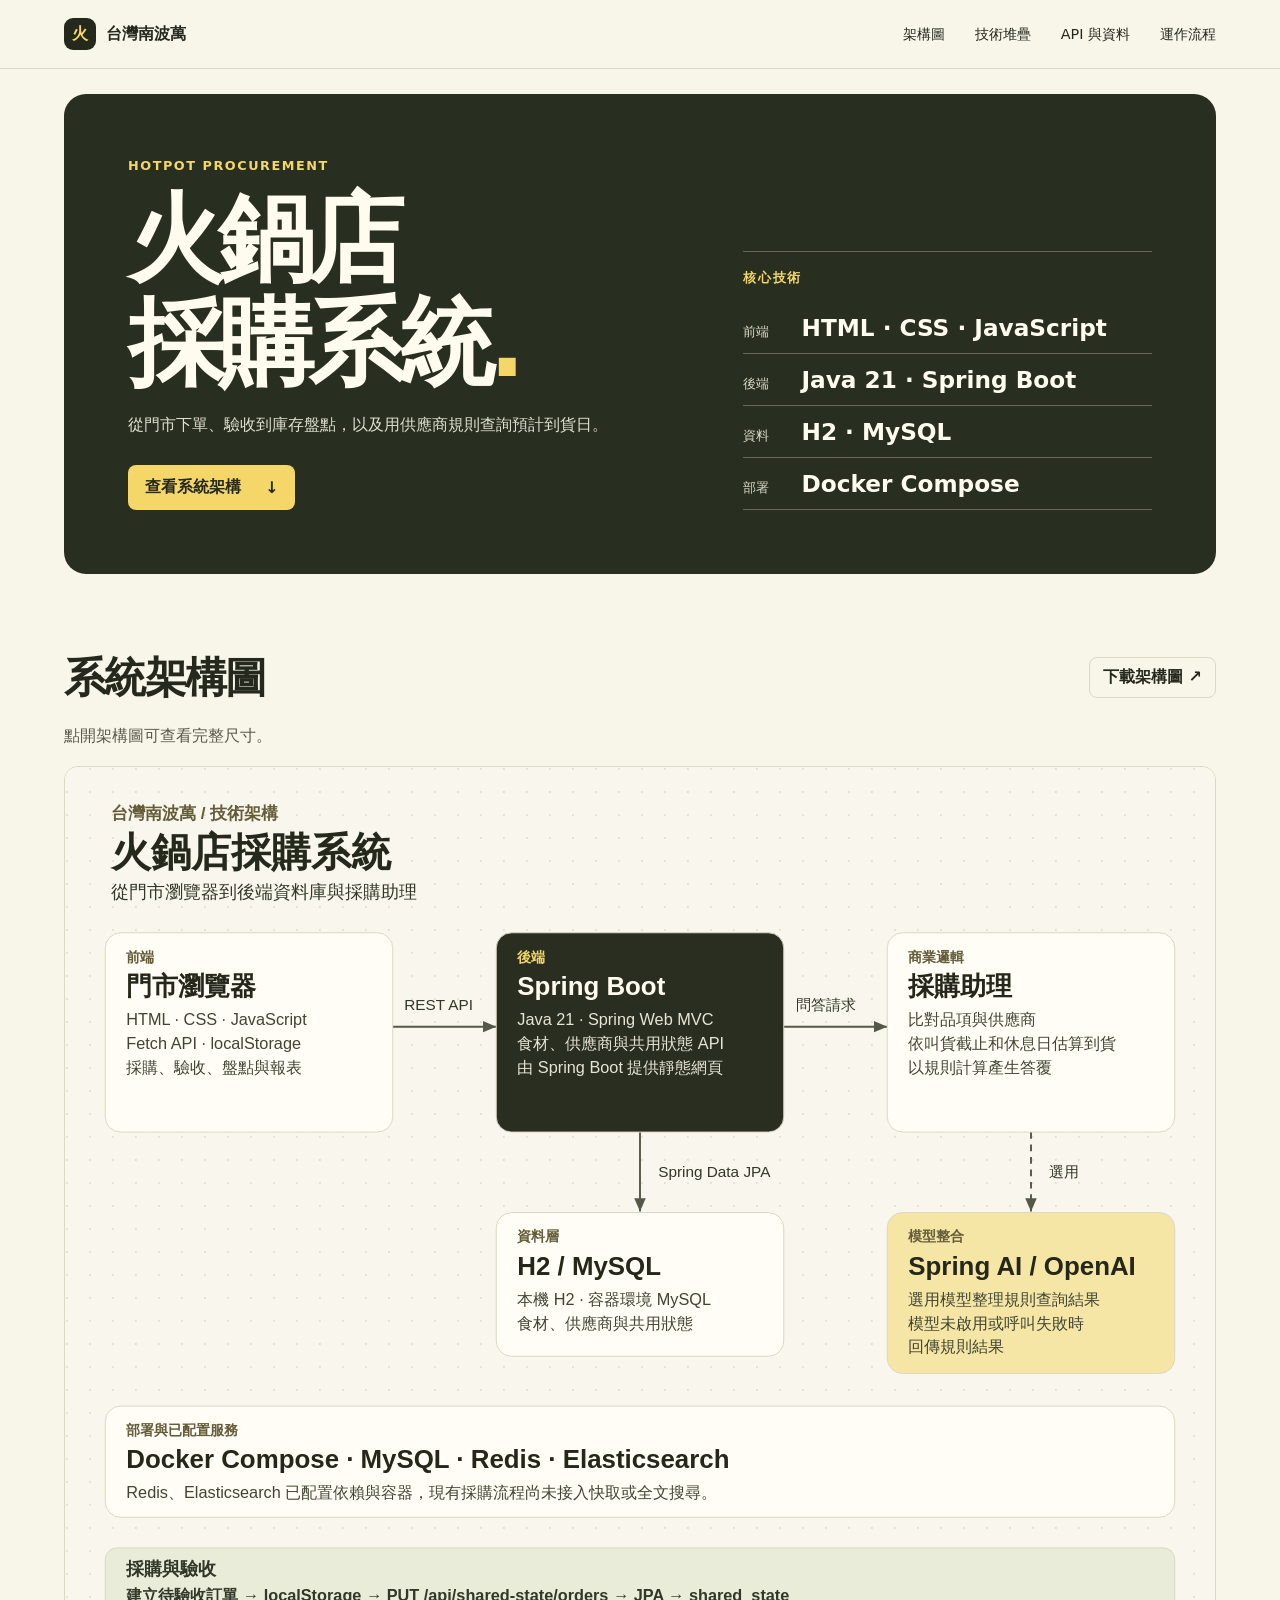
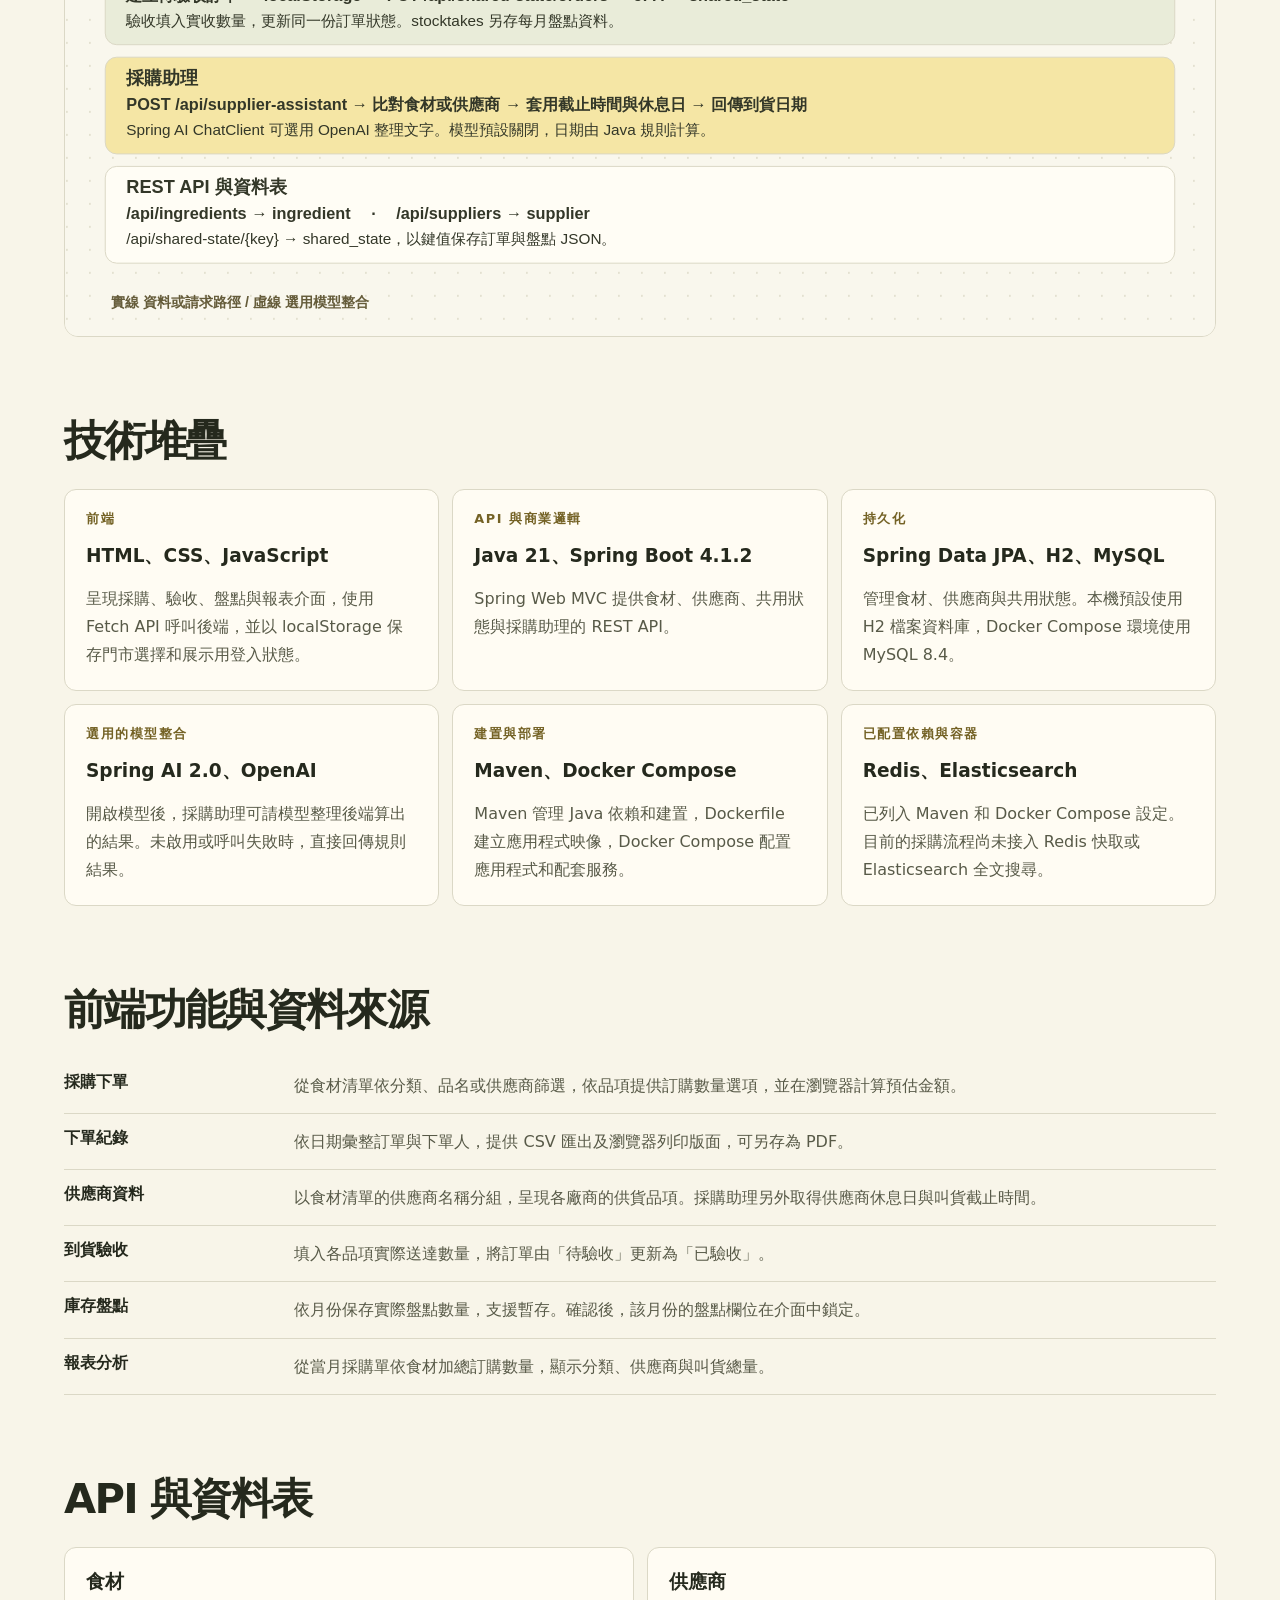
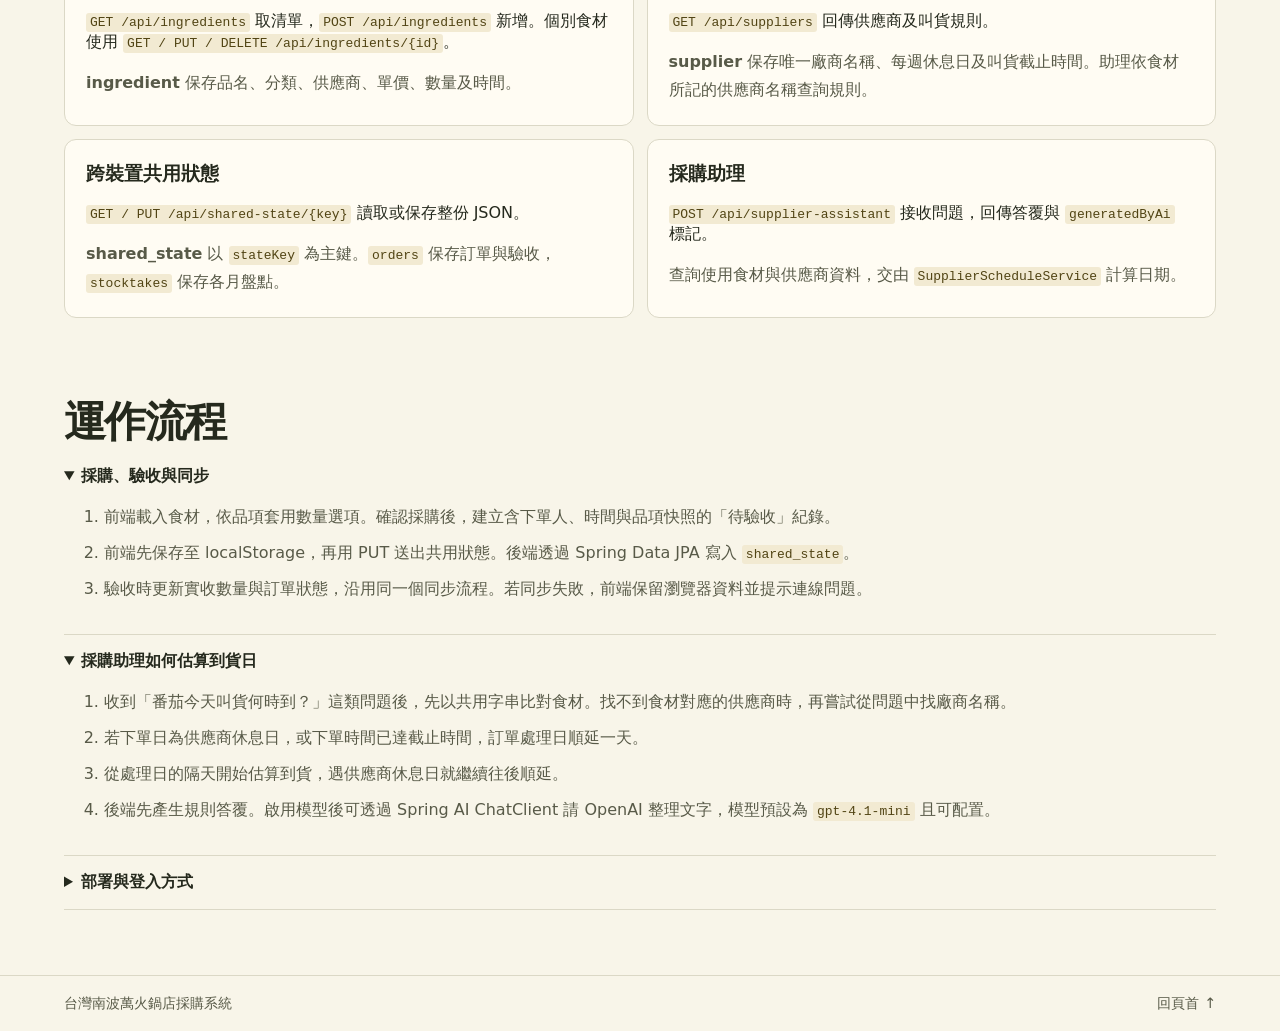
<file: src/main/resources/static/architecture/index.html>
<!doctype html>
<html lang="zh-Hant">
<head>
<meta charset="utf-8">
<meta name="viewport" content="width=device-width, initial-scale=1">
<meta name="description" content="台灣南波萬火鍋店採購系統的技術堆疊、系統架構與採購助理流程。">
<title>火鍋店採購系統｜技術架構</title>
<link rel="stylesheet" href="styles.css">
</head>
<body>
<header class="top">
  <a class="brand" href="#top"><span aria-hidden="true">火</span> 台灣南波萬</a>
  <nav aria-label="頁面導覽"><a href="#architecture">架構圖</a><a href="#stack">技術堆疊</a><a href="#interfaces">API 與資料</a><a href="#flows">運作流程</a></nav>
</header>
<main id="top">
  <section class="hero" aria-labelledby="title">
    <div>
      <p class="eyebrow">HOTPOT PROCUREMENT</p>
      <h1 id="title">火鍋店<br>採購系統<span>.</span></h1>
      <p class="intro">從門市下單、驗收到庫存盤點，以及用供應商規則查詢預計到貨日。</p>
      <a class="button" href="#architecture">查看系統架構 <span aria-hidden="true">↓</span></a>
    </div>
    <aside class="hero-stack" aria-label="核心技術">
      <p class="eyebrow">核心技術</p>
      <div><small>前端</small><strong>HTML · CSS · JavaScript</strong></div>
      <div><small>後端</small><strong>Java 21 · Spring Boot</strong></div>
      <div><small>資料</small><strong>H2 · MySQL</strong></div>
      <div><small>部署</small><strong>Docker Compose</strong></div>
    </aside>
  </section>
  <section class="section" id="architecture">
    <div class="section-head"><h2>系統架構圖</h2><a class="download" href="diagram.svg" download="hotpot-architecture.svg">下載架構圖 <span aria-hidden="true">↗</span></a></div>
    <p>點開架構圖可查看完整尺寸。</p>
    <a class="diagram" href="diagram.svg"><img src="diagram.svg" width="1200" height="1220" alt="門市瀏覽器透過 REST API 連接 Spring Boot，後端透過 JPA 存取 H2 或 MySQL。採購助理可選用 Spring AI 與 OpenAI。下方列出 Docker Compose 配置。"></a>
  </section>
  <section class="section" id="stack">
    <div class="section-head"><h2>技術堆疊</h2></div>
    <div class="cards">
      <article><p class="eyebrow">前端</p><h3>HTML、CSS、JavaScript</h3><p>呈現採購、驗收、盤點與報表介面，使用 Fetch API 呼叫後端，並以 localStorage 保存門市選擇和展示用登入狀態。</p></article>
      <article><p class="eyebrow">API 與商業邏輯</p><h3>Java 21、Spring Boot 4.1.2</h3><p>Spring Web MVC 提供食材、供應商、共用狀態與採購助理的 REST API。</p></article>
      <article><p class="eyebrow">持久化</p><h3>Spring Data JPA、H2、MySQL</h3><p>管理食材、供應商與共用狀態。本機預設使用 H2 檔案資料庫，Docker Compose 環境使用 MySQL 8.4。</p></article>
      <article><p class="eyebrow">選用的模型整合</p><h3>Spring AI 2.0、OpenAI</h3><p>開啟模型後，採購助理可請模型整理後端算出的結果。未啟用或呼叫失敗時，直接回傳規則結果。</p></article>
      <article><p class="eyebrow">建置與部署</p><h3>Maven、Docker Compose</h3><p>Maven 管理 Java 依賴和建置，Dockerfile 建立應用程式映像，Docker Compose 配置應用程式和配套服務。</p></article>
      <article><p class="eyebrow">已配置依賴與容器</p><h3>Redis、Elasticsearch</h3><p>已列入 Maven 和 Docker Compose 設定。目前的採購流程尚未接入 Redis 快取或 Elasticsearch 全文搜尋。</p></article>
    </div>
  </section>
  <section class="section" id="modules">
    <h2>前端功能與資料來源</h2>
    <dl class="modules">
      <dt>採購下單</dt><dd>從食材清單依分類、品名或供應商篩選，依品項提供訂購數量選項，並在瀏覽器計算預估金額。</dd>
      <dt>下單紀錄</dt><dd>依日期彙整訂單與下單人，提供 CSV 匯出及瀏覽器列印版面，可另存為 PDF。</dd>
      <dt>供應商資料</dt><dd>以食材清單的供應商名稱分組，呈現各廠商的供貨品項。採購助理另外取得供應商休息日與叫貨截止時間。</dd>
      <dt>到貨驗收</dt><dd>填入各品項實際送達數量，將訂單由「待驗收」更新為「已驗收」。</dd>
      <dt>庫存盤點</dt><dd>依月份保存實際盤點數量，支援暫存。確認後，該月份的盤點欄位在介面中鎖定。</dd>
      <dt>報表分析</dt><dd>從當月採購單依食材加總訂購數量，顯示分類、供應商與叫貨總量。</dd>
    </dl>
  </section>
  <section class="section" id="interfaces">
    <h2>API 與資料表</h2>
    <div class="api-grid">
      <article><h3>食材</h3><p><code>GET /api/ingredients</code> 取清單，<code>POST /api/ingredients</code> 新增。個別食材使用 <code>GET / PUT / DELETE /api/ingredients/{id}</code>。</p><p><strong>ingredient</strong> 保存品名、分類、供應商、單價、數量及時間。</p></article>
      <article><h3>供應商</h3><p><code>GET /api/suppliers</code> 回傳供應商及叫貨規則。</p><p><strong>supplier</strong> 保存唯一廠商名稱、每週休息日及叫貨截止時間。助理依食材所記的供應商名稱查詢規則。</p></article>
      <article><h3>跨裝置共用狀態</h3><p><code>GET / PUT /api/shared-state/{key}</code> 讀取或保存整份 JSON。</p><p><strong>shared_state</strong> 以 <code>stateKey</code> 為主鍵。<code>orders</code> 保存訂單與驗收，<code>stocktakes</code> 保存各月盤點。</p></article>
      <article><h3>採購助理</h3><p><code>POST /api/supplier-assistant</code> 接收問題，回傳答覆與 <code>generatedByAi</code> 標記。</p><p>查詢使用食材與供應商資料，交由 <code>SupplierScheduleService</code> 計算日期。</p></article>
    </div>
  </section>
  <section class="section" id="flows">
    <h2>運作流程</h2>
    <details open>
      <summary>採購、驗收與同步</summary>
      <ol>
        <li>前端載入食材，依品項套用數量選項。確認採購後，建立含下單人、時間與品項快照的「待驗收」紀錄。</li>
        <li>前端先保存至 localStorage，再用 PUT 送出共用狀態。後端透過 Spring Data JPA 寫入 <code>shared_state</code>。</li>
        <li>驗收時更新實收數量與訂單狀態，沿用同一個同步流程。若同步失敗，前端保留瀏覽器資料並提示連線問題。</li>
      </ol>
    </details>
    <details open>
      <summary>採購助理如何估算到貨日</summary>
      <ol>
        <li>收到「番茄今天叫貨何時到？」這類問題後，先以共用字串比對食材。找不到食材對應的供應商時，再嘗試從問題中找廠商名稱。</li>
        <li>若下單日為供應商休息日，或下單時間已達截止時間，訂單處理日順延一天。</li>
        <li>從處理日的隔天開始估算到貨，遇供應商休息日就繼續往後順延。</li>
        <li>後端先產生規則答覆。啟用模型後可透過 Spring AI ChatClient 請 OpenAI 整理文字，模型預設為 <code>gpt-4.1-mini</code> 且可配置。</li>
      </ol>
    </details>
    <details>
      <summary>部署與登入方式</summary>
      <p>Maven 與 Dockerfile 負責建置。Spring Boot 同時承載網頁和 API。本機使用檔案型 H2，Compose 透過環境變數切換為 MySQL，並配置 Redis 與 Elasticsearch。</p>
      <p>展示用員工登入由前端判斷，登入狀態存於瀏覽器，期限為 10 分鐘。下單人資訊隨訂單一起保存。</p>
    </details>
  </section>
</main>
<footer><span>台灣南波萬火鍋店採購系統</span><a href="#top">回頁首 ↑</a></footer>
</body>
</html>
</file>
<file: src/main/resources/static/architecture/styles.css>
:root {
  color-scheme: light;
  --ink: #25291d;
  --muted: #585a48;
  --paper: #f8f5e9;
  --line: #dbd8c6;
  --accent: #f4d768;
  font-family: Inter, "PingFang TC", "Microsoft JhengHei", system-ui, sans-serif;
}
* { box-sizing: border-box; }
html { scroll-behavior: smooth; }
body { margin: 0; color: var(--ink); background: var(--paper); }
a { color: inherit; text-underline-offset: .25em; }
a:focus-visible, summary:focus-visible { outline: 3px solid #9b6500; outline-offset: 4px; }
.top, footer { padding: 18px max(5vw, calc((100vw - 1220px) / 2)); display: flex; align-items: center; justify-content: space-between; gap: 18px; }
.top { border-bottom: 1px solid var(--line); }
.top a, footer a { text-decoration: none; }
.brand { font-weight: 750; white-space: nowrap; }
.brand span { display: inline-grid; place-items: center; width: 32px; height: 32px; border-radius: 9px; background: var(--ink); color: var(--accent); margin-right: 4px; }
nav { display: flex; flex-wrap: wrap; gap: 10px clamp(12px, 3vw, 30px); font-size: .9rem; }
nav a:hover, footer a:hover { text-decoration: underline; }
main { width: min(90%, 1220px); margin: auto; }
.hero { padding: clamp(28px, 5vw, 68px); margin-top: 25px; display: grid; grid-template-columns: 1.35fr 1fr; align-items: end; gap: clamp(24px, 5vw, 70px); background: #282e20; color: #fffbee; border-radius: 22px; }
.eyebrow { font-size: .8rem; font-weight: 750; letter-spacing: .12em; color: #746225; margin: 0 0 15px; }
.hero .eyebrow, h1 span { color: var(--accent); }
h1 { margin: 0; font-size: clamp(2.85rem, 7.5vw, 6.6rem); line-height: 1.08; letter-spacing: -.06em; }
.intro { color: #e0dfcf; max-width: 31rem; line-height: 1.7; }
.button { display: inline-flex; align-items: center; gap: 24px; margin-top: 10px; padding: 12px 17px; border-radius: 8px; background: var(--accent); color: var(--ink); text-decoration: none; font-weight: 750; }
.button:hover { background: #ffe58f; }
.hero-stack { border-top: 1px solid #666957; padding-top: 18px; }
.hero-stack div { display: grid; grid-template-columns: 3em 1fr; align-items: baseline; gap: 10px; padding: 12px 0; border-bottom: 1px solid #666957; }
.hero-stack small { color: #dbdbc6; }
.hero-stack strong { font-size: clamp(1rem, 2.1vw, 1.45rem); }
.section { padding-top: clamp(38px, 7vw, 76px); scroll-margin-top: 15px; }
.section-head { display: flex; justify-content: space-between; align-items: center; flex-wrap: wrap; gap: 10px 20px; }
h2 { margin: 0; font-size: clamp(1.75rem, 4vw, 2.6rem); letter-spacing: -.04em; }
.download { padding: 9px 13px; border: 1px solid var(--line); border-radius: 8px; font-weight: 650; text-decoration: none; }
.download:hover { background: #f1e5b5; }
.section > p, article p:last-child, details p { color: var(--muted); line-height: 1.75; }
.diagram { display: block; overflow: hidden; border-radius: 14px; border: 1px solid var(--line); }
.diagram img { display: block; width: 100%; height: auto; }
.cards { display: grid; grid-template-columns: repeat(3, 1fr); gap: 13px; margin-top: 20px; }
article { background: #fffcf3; padding: 21px; border: 1px solid var(--line); border-radius: 12px; }
h3 { margin: 0; font-size: 1.16rem; }
article p:last-child { margin-bottom: 0; }
details { border-bottom: 1px solid var(--line); padding: 16px 0; }
summary { cursor: pointer; font-weight: 750; }
details p { margin-bottom: 0; }
code { overflow-wrap: anywhere; }
footer { margin-top: 65px; border-top: 1px solid var(--line); color: var(--muted); font-size: .9rem; }
@media (max-width: 800px) { .cards { grid-template-columns: repeat(2, 1fr); } }
@media (max-width: 540px) {
  .top { align-items: flex-start; flex-direction: column; gap: 10px; }
  .hero, .cards { grid-template-columns: 1fr; }
  .hero { margin-top: 15px; }
}
@media (prefers-reduced-motion: reduce) { html { scroll-behavior: auto; } }

.modules { margin: 20px 0 0; display: grid; grid-template-columns: minmax(7em, 20%) 1fr; }
.modules dt, .modules dd { border-bottom: 1px solid var(--line); padding: 14px 0; margin: 0; }
.modules dt { font-weight: 750; padding-right: 12px; }
.modules dd, details li { color: var(--muted); line-height: 1.7; }
.api-grid { display: grid; grid-template-columns: repeat(2, minmax(0, 1fr)); gap: 13px; margin-top: 20px; }
.api-grid code, details code { color: #514414; background: #f2ead2; padding: 2px 4px; border-radius: 3px; }
details li + li { margin-top: .55rem; }
@media (max-width: 540px) { .api-grid { grid-template-columns: 1fr; } }
</file>
